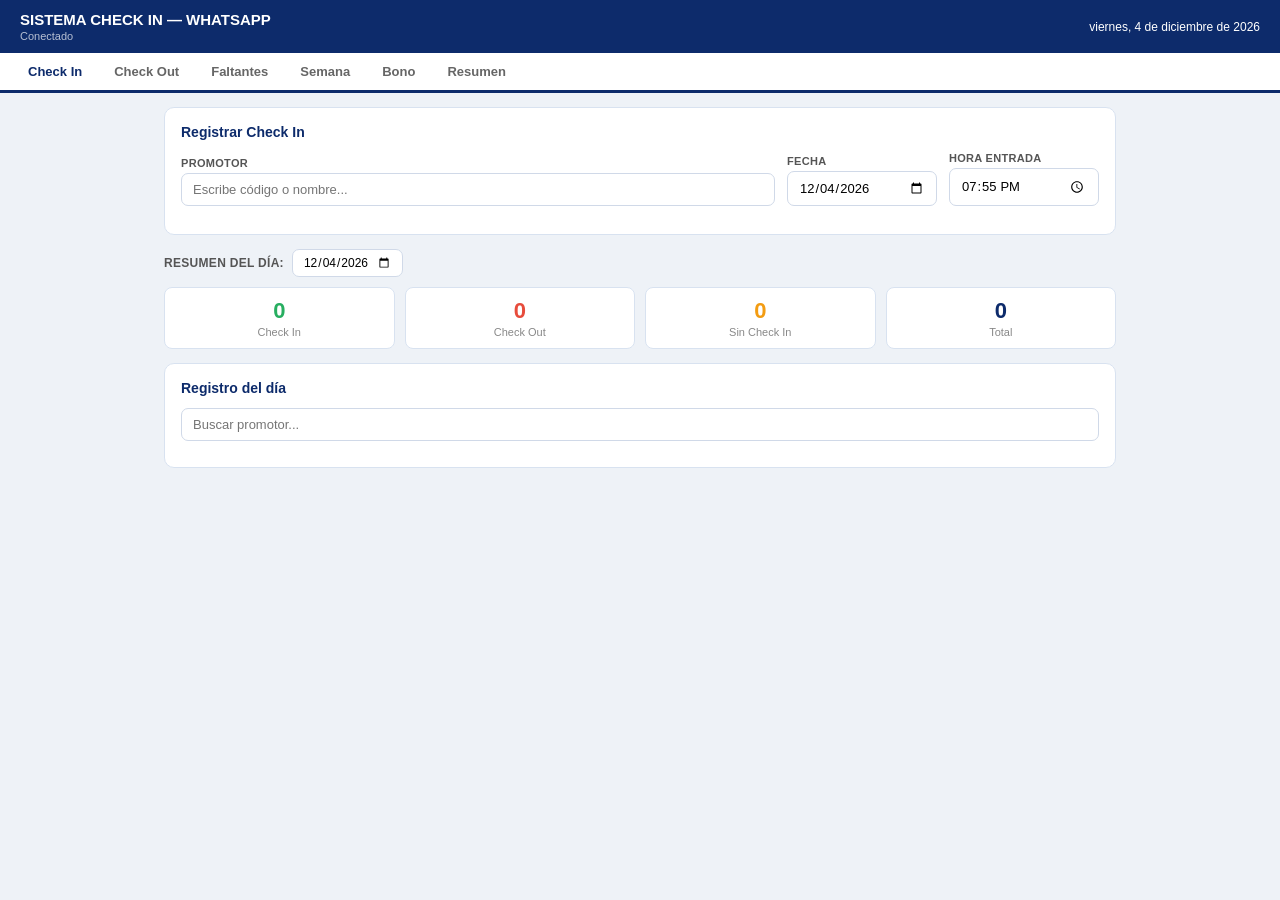
<file: public/checkin_page.html>
<!DOCTYPE html>
<html lang="es">
<head>
<meta charset="UTF-8">
<meta name="viewport" content="width=device-width, initial-scale=1.0">
<title>Sistema Check In</title>
<style>
*{box-sizing:border-box;margin:0;padding:0;font-family:Arial,sans-serif;}
body{background:#EEF2F7;color:#1A1A1A;}
.topbar{background:#0D2B6B;color:#fff;padding:11px 20px;display:flex;align-items:center;justify-content:space-between;}
.topbar h1{font-size:15px;font-weight:700;}
.sub{font-size:11px;opacity:.7;margin-top:2px;}
.tabs{display:flex;background:#fff;border-bottom:3px solid #0D2B6B;padding:0 12px;overflow-x:auto;}
.tab{padding:11px 16px;cursor:pointer;font-size:13px;font-weight:600;color:#666;border-bottom:3px solid transparent;margin-bottom:-3px;white-space:nowrap;}
.tab.active{color:#0D2B6B;border-bottom-color:#0D2B6B;}
.tab:hover{color:#0D2B6B;}
.panel{display:none;padding:14px;max-width:980px;margin:0 auto;}
.panel.active{display:block;}
.card{background:#fff;border:1px solid #D8E2F0;border-radius:10px;padding:16px;margin-bottom:14px;}
.card h2{font-size:14px;font-weight:700;color:#0D2B6B;margin-bottom:12px;}
.row3{display:grid;grid-template-columns:1fr 150px 150px;gap:12px;margin-bottom:12px;align-items:end;}
label{display:block;font-size:11px;color:#555;margin-bottom:4px;font-weight:700;text-transform:uppercase;letter-spacing:.3px;}
input[type=time],input[type=text],input[type=tel],input[type=date],select{width:100%;padding:8px 11px;border:1.5px solid #D0D9E8;border-radius:7px;font-size:13px;background:#fff;}
input:focus,select:focus{outline:none;border-color:#0D2B6B;}
.bw{position:relative;}
.bi{width:100%;padding:8px 11px;border:1.5px solid #D0D9E8;border-radius:7px;font-size:13px;}
.bi:focus{outline:none;border-color:#0D2B6B;}
.dd{position:absolute;top:100%;left:0;right:0;background:#fff;border:1.5px solid #0D2B6B;border-top:none;border-radius:0 0 8px 8px;max-height:200px;overflow-y:auto;z-index:999;display:none;box-shadow:0 6px 16px rgba(0,0,0,.12);}
.dd.show{display:block;}
.di{padding:9px 13px;cursor:pointer;font-size:13px;border-bottom:1px solid #F0F4F9;}
.di:hover{background:#E8EEF8;}
.di .cod{font-weight:700;color:#0D2B6B;margin-right:5px;}
.di .tel{font-size:11px;color:#aaa;float:right;}
.di.nor{color:#aaa;cursor:default;}
.sbadge{display:inline-flex;align-items:center;gap:7px;background:#E8EEF8;border:1.5px solid #A3BBDF;border-radius:99px;padding:4px 12px;font-size:13px;font-weight:700;color:#0D2B6B;margin-bottom:7px;}
.sbadge button{background:none;border:none;cursor:pointer;color:#0D2B6B;font-size:15px;}
.btn{width:100%;padding:10px;font-size:14px;font-weight:700;border:none;border-radius:8px;cursor:pointer;transition:opacity .15s;}
.btn:hover{opacity:.88;}
.btn-azul{background:#0D2B6B;color:#fff;}
.btn-wa{background:#25D366;color:#fff;}
.btn-wa:disabled,.btn-azul:disabled{background:#C5D0E0;cursor:not-allowed;opacity:1;}
.btn-naranja{background:#E67E22;color:#fff;}
.btn-gris{background:#EEF2F7;color:#444;border:1px solid #D0D9E8;}
.btn-sm{width:auto;padding:5px 12px;font-size:12px;}
.btn-edit{background:#FEF9E7;border:1px solid #F39C12;color:#7D6608;border-radius:6px;padding:3px 8px;font-size:11px;cursor:pointer;font-weight:700;}
.btn-del{background:#FADBD8;border:1px solid #E74C3C;color:#7B241C;border-radius:6px;padding:3px 8px;font-size:11px;cursor:pointer;font-weight:700;}
.preview{background:#E8F5E9;border:1.5px solid #81C784;border-radius:8px;padding:12px;font-size:13px;color:#1B5E20;white-space:pre-line;line-height:1.6;margin:10px 0;display:none;}
.stats{display:grid;grid-template-columns:repeat(4,1fr);gap:10px;margin-bottom:14px;}
.stat{background:#fff;border:1px solid #D8E2F0;border-radius:8px;padding:10px;text-align:center;}
.stat-n{font-size:22px;font-weight:700;}
.stat-l{font-size:11px;color:#888;margin-top:2px;}
.lista{max-height:300px;overflow-y:auto;}
.item{display:flex;align-items:center;gap:7px;padding:8px 6px;border-bottom:1px solid #F0F4F9;font-size:13px;}
.item:last-child{border-bottom:none;}
.dot{width:9px;height:9px;border-radius:50%;flex-shrink:0;}
.dot-g{background:#27AE60;}.dot-r{background:#E74C3C;}.dot-y{background:#F39C12;}.dot-gr{background:#BDC3C7;}
.nm{flex:1;overflow:hidden;text-overflow:ellipsis;white-space:nowrap;min-width:0;}
.pill{font-size:11px;padding:2px 7px;border-radius:99px;font-weight:600;white-space:nowrap;}
.pill-ci{background:#D5F5E3;color:#1A5C2A;}
.pill-co{background:#FADBD8;color:#7B241C;}
.pill-pend{background:#F0F4F9;color:#666;}
.pill-warn{background:#FEF9E7;color:#7D6608;}
.pill-ok{background:#D5F5E3;color:#1A5C2A;}
.pill-no{background:#FADBD8;color:#7B241C;}
.falt-grid{display:grid;grid-template-columns:1fr 1fr;gap:14px;margin-bottom:14px;}
.falt-box{background:#FEF9E7;border:1.5px solid #F39C12;border-radius:10px;padding:12px;}
.falt-box.ok{background:#D5F5E3;border-color:#27AE60;}
.falt-box h3{font-size:13px;font-weight:700;margin-bottom:3px;}
.falt-box .sub2{font-size:12px;margin-bottom:8px;}
.co-result{border-radius:10px;padding:14px;margin-top:12px;display:none;text-align:center;}
.co-ok{background:#D5F5E3;border:1.5px solid #27AE60;color:#1A5C2A;}
.co-no{background:#FADBD8;border:1.5px solid #E74C3C;color:#7B241C;}
.co-result .big{font-size:26px;font-weight:700;margin:5px 0;}
table{width:100%;border-collapse:collapse;font-size:12px;}
th{background:#0D2B6B;color:#fff;padding:8px 5px;text-align:center;}
th:first-child{text-align:left;padding-left:10px;}
td{padding:6px 5px;text-align:center;border-bottom:1px solid #F0F4F9;}
td:first-child{text-align:left;padding-left:10px;font-weight:600;max-width:130px;overflow:hidden;text-overflow:ellipsis;white-space:nowrap;}
tr:hover td{background:#F5F8FC;}
.tci{background:#D5F5E3;color:#1A5C2A;border-radius:4px;padding:2px 5px;}
.tco{background:#FADBD8;color:#7B241C;border-radius:4px;padding:2px 5px;}
.cell-hoy{background:#FEF9E7;color:#7D6608;border-radius:4px;padding:2px 5px;}
.cell-falta{background:#F0F4F9;color:#aaa;border-radius:4px;padding:2px 5px;font-size:10px;}
.bono-si{background:#D5F5E3;color:#1A5C2A;border-radius:4px;padding:2px 7px;font-weight:700;}
.bono-no{background:#FADBD8;color:#7B241C;border-radius:4px;padding:2px 7px;}
.bono-card{border-radius:10px;padding:12px;margin-bottom:8px;display:flex;align-items:center;gap:12px;}
.bono-card.si{background:#D5F5E3;border:1.5px solid #27AE60;}
.bono-card.no{background:#FADBD8;border:1.5px solid #E74C3C;}
.bono-rank{font-size:20px;font-weight:700;min-width:30px;text-align:center;}
.bono-info{flex:1;}
.bono-nombre{font-size:13px;font-weight:700;}
.bono-dias{font-size:11px;margin-top:2px;}
.bono-badge{font-size:12px;font-weight:700;padding:4px 12px;border-radius:99px;white-space:nowrap;}
.badge-si{background:#27AE60;color:#fff;}
.badge-no{background:#E74C3C;color:#fff;}
.bono-barra-wrap{background:#fff;border-radius:99px;height:6px;margin-top:5px;overflow:hidden;}
.bono-barra{height:6px;border-radius:99px;}
.bono-div{font-size:12px;font-weight:700;color:#0D2B6B;padding:8px 0 4px;border-bottom:1.5px solid #D0D9E8;margin-bottom:8px;}
.res-ciclo{background:#fff;border:1.5px solid #D8E2F0;border-radius:10px;padding:14px;margin-bottom:10px;cursor:pointer;transition:border-color .2s;}
.res-ciclo:hover{border-color:#0D2B6B;}
.res-ciclo.activo{border-color:#0D2B6B;box-shadow:0 0 0 3px rgba(13,43,107,.1);}
.res-ciclo-head{display:flex;justify-content:space-between;align-items:center;flex-wrap:wrap;gap:6px;}
.res-ciclo-tit{font-size:14px;font-weight:700;color:#0D2B6B;}
.res-ciclo-body{margin-top:10px;display:none;}
.res-ciclo.activo .res-ciclo-body{display:block;}
.res-mini{display:grid;grid-template-columns:repeat(3,1fr);gap:8px;margin-bottom:12px;}
.res-mini-card{border-radius:8px;padding:10px;text-align:center;}
.res-mini-n{font-size:20px;font-weight:700;}
.res-mini-l{font-size:11px;margin-top:2px;}
.sem-sel{display:flex;align-items:center;gap:10px;flex-wrap:wrap;}
.sem-sel select{width:auto;min-width:190px;}
.prow{display:flex;gap:6px;margin-bottom:6px;align-items:center;}
.prow input{flex:1;}
.prow button{background:none;border:1px solid #D0D9E8;border-radius:6px;padding:5px 8px;cursor:pointer;color:#888;font-size:12px;}
.conf{font-size:13px;font-weight:700;color:#27AE60;text-align:center;padding:5px 0;display:none;}
.badge-live{background:#E74C3C;color:#fff;font-size:10px;padding:2px 7px;border-radius:99px;margin-left:5px;}
.wa-btn{display:inline-block;padding:3px 9px;background:#25D366;color:#fff;border-radius:6px;text-decoration:none;font-size:11px;font-weight:700;white-space:nowrap;}
.search{width:100%;padding:7px 11px;border:1.5px solid #D0D9E8;border-radius:7px;font-size:13px;margin-bottom:10px;}
.fecha-sel{display:flex;align-items:center;gap:8px;margin-bottom:10px;}
.fecha-sel label{margin:0;font-size:12px;color:#555;}
.fecha-sel input{width:auto;padding:5px 10px;font-size:12px;}
.modal-bg{display:none;position:fixed;top:0;left:0;right:0;bottom:0;background:rgba(0,0,0,.45);z-index:1000;align-items:center;justify-content:center;}
.modal-bg.show{display:flex;}
.modal{background:#fff;border-radius:12px;padding:20px;width:320px;box-shadow:0 8px 32px rgba(0,0,0,.2);}
.modal h3{font-size:14px;font-weight:700;color:#0D2B6B;margin-bottom:14px;}
.mrow{margin-bottom:10px;}
.mbtns{display:flex;gap:8px;margin-top:14px;}
@media(max-width:600px){
  .row3,.stats,.falt-grid,.res-mini{grid-template-columns:1fr 1fr;}
  .row3{grid-template-columns:1fr;}
}
</style>
</head>
<body>
<div class="topbar">
  <div><h1>SISTEMA CHECK IN — WHATSAPP</h1><div class="sub" id="estado-top">Conectado</div></div>
  <div style="font-size:12px;text-align:right;" id="fecha-top"></div>
</div>
<div class="tabs">
  <div class="tab active" onclick="setTab('checkin',this)">Check In</div>
  <div class="tab"        onclick="setTab('checkout',this)">Check Out</div>
  <div class="tab"        onclick="setTab('faltantes',this)">Faltantes <span id="badge-falt" class="badge-live" style="display:none">0</span></div>
  <div class="tab"        onclick="setTab('semana',this)">Semana</div>
  <div class="tab"        onclick="setTab('bono',this)">Bono</div>
  <div class="tab"        onclick="setTab('resumen',this)">Resumen</div>
  <div class="tab"        onclick="setTab('promotores',this)" style="display:none;">Promotores</div>
</div>

<div id="tab-checkin" class="panel active">
  <div class="card">
    <h2>Registrar Check In</h2>
    <div class="row3">
      <div>
        <label>Promotor</label>
        <div id="badge-ci" style="display:none;"><div class="sbadge"><span id="nom-ci"></span><button onclick="limpiarCI()">✕</button></div></div>
        <div class="bw" id="wrap-ci">
          <input type="text" class="bi" id="busca-ci" placeholder="Escribe código o nombre..." oninput="filtrarP('ci')" onfocus="mostrarD('ci')" autocomplete="off"/>
          <div class="dd" id="drop-ci"></div>
        </div>
      </div>
      <div><label>Fecha</label><input type="date" id="fecha-ci" onchange="onFCI()"/></div>
      <div><label>Hora entrada</label><input type="time" id="hora-ci" onchange="actuPreviewCI()"/></div>
    </div>
    <div class="preview" id="prev-ci"></div>
    <button class="btn btn-wa" id="btn-ci" style="display:none;margin-top:10px;" onclick="marcarCI()">Registrar Check In</button>
    <div class="conf" id="conf-ci"></div>
  </div>
  <div class="fecha-sel">
    <label>Resumen del día:</label>
    <input type="date" id="fs-ci" onchange="actStats();renderHoy()"/>
  </div>
  <div class="stats">
    <div class="stat"><div class="stat-n" id="s-ci" style="color:#27AE60">0</div><div class="stat-l">Check In</div></div>
    <div class="stat"><div class="stat-n" id="s-co" style="color:#E74C3C">0</div><div class="stat-l">Check Out</div></div>
    <div class="stat"><div class="stat-n" id="s-pend" style="color:#F39C12">0</div><div class="stat-l">Sin Check In</div></div>
    <div class="stat"><div class="stat-n" id="s-tot" style="color:#0D2B6B">0</div><div class="stat-l">Total</div></div>
  </div>
  <div class="card">
    <h2>Registro del día <span id="lbl-f-reg" style="font-weight:400;font-size:12px;color:#888;"></span></h2>
    <input type="text" class="search" placeholder="Buscar promotor..." oninput="filtrarHoy(this.value)">
    <div class="lista" id="lista-hoy"></div>
  </div>
</div>

<div id="tab-checkout" class="panel">
  <div class="card">
    <h2>Registrar Check Out</h2>
    <p style="font-size:12px;color:#888;margin-bottom:12px;">Solo registra la salida y verifica si cumplió 6 horas. No se manda mensaje.</p>
    <div class="row3">
      <div>
        <label>Promotor (con Check In)</label>
        <div id="badge-co" style="display:none;"><div class="sbadge"><span id="nom-co"></span><button onclick="limpiarCO()">✕</button></div></div>
        <div class="bw" id="wrap-co">
          <input type="text" class="bi" id="busca-co" placeholder="Escribe código o nombre..." oninput="filtrarP('co')" onfocus="mostrarD('co')" autocomplete="off"/>
          <div class="dd" id="drop-co"></div>
        </div>
      </div>
      <div><label>Fecha</label><input type="date" id="fecha-co" onchange="onFCO()"/></div>
      <div><label>Hora salida</label><input type="time" id="hora-co"/></div>
    </div>
    <button class="btn btn-azul" id="btn-co" onclick="regCO()" disabled>Registrar Check Out</button>
    <div class="co-result" id="co-result"></div>
    <div class="conf" id="conf-co"></div>
  </div>
  <div class="fecha-sel">
    <label>Resumen del día:</label>
    <input type="date" id="fs-co" onchange="actStatsCO();renderFaltCO()"/>
  </div>
  <div class="stats">
    <div class="stat"><div class="stat-n" id="co-ci" style="color:#27AE60">0</div><div class="stat-l">Con Check In</div></div>
    <div class="stat"><div class="stat-n" id="co-co" style="color:#E74C3C">0</div><div class="stat-l">Con Check Out</div></div>
    <div class="stat"><div class="stat-n" id="co-pco" style="color:#F39C12">0</div><div class="stat-l">Sin Check Out</div></div>
    <div class="stat"><div class="stat-n" id="co-cum" style="color:#27AE60">0</div><div class="stat-l">Cumplieron 6h</div></div>
  </div>
  <div class="falt-grid">
    <div class="falt-box" id="fci-box"><h3 id="fci-tit">Sin Check In</h3><div class="sub2" id="fci-sub"></div><div class="lista" id="fci-lista" style="max-height:180px;"></div></div>
    <div class="falt-box" id="fco-box"><h3 id="fco-tit">Sin Check Out</h3><div class="sub2" id="fco-sub"></div><div class="lista" id="fco-lista" style="max-height:180px;"></div></div>
  </div>
  <div class="card"><h2>Check Out registrados</h2><div class="lista" id="lista-co"></div></div>
</div>

<div id="tab-faltantes" class="panel">
  <div class="fecha-sel"><label>Ver día:</label><input type="date" id="fecha-falt" onchange="renderFalt()"/></div>
  <div class="falt-grid">
    <div class="falt-box" id="fb-ci">
      <h3 id="ft-ci" style="color:#7D6608;">Sin Check In</h3>
      <div class="sub2" id="fs-ci2"></div>
      <button class="btn btn-naranja" id="btn-todos" onclick="abrirTodosWA()" style="margin-bottom:8px;font-size:12px;padding:7px;">Recordatorio a TODOS por WhatsApp</button>
      <div class="lista" id="fl-ci" style="max-height:260px;"></div>
    </div>
    <div class="falt-box" id="fb-co">
      <h3 id="ft-co" style="color:#7D6608;">Sin Check Out</h3>
      <div class="sub2" id="fs-co2"></div>
      <div class="lista" id="fl-co" style="max-height:300px;"></div>
    </div>
  </div>
</div>

<div id="tab-semana" class="panel">
  <div class="card">
    <div style="display:flex;justify-content:space-between;align-items:center;margin-bottom:12px;flex-wrap:wrap;gap:8px;">
      <h2 style="margin:0;">Acumulado semanal</h2>
      <div style="display:flex;gap:8px;align-items:center;flex-wrap:wrap;">
        <div class="sem-sel"><label style="margin:0;">Ciclo:</label><select id="sel-sem" onchange="cargarSem()"></select></div>
        <button class="btn btn-azul btn-sm" onclick="cerrarSemana()">Cerrar y congelar semana</button>
      </div>
    </div>
    <div id="sem-rango" style="font-size:12px;color:#888;margin-bottom:12px;"></div>
    <div style="overflow-x:auto;"><table id="tbl-sem"></table></div>
  </div>
</div>

<div id="tab-bono" class="panel">
  <div class="card">
    <div style="display:flex;justify-content:space-between;align-items:center;margin-bottom:12px;flex-wrap:wrap;gap:8px;">
      <h2 style="margin:0;">Ranking de bono</h2>
      <div class="sem-sel"><label style="margin:0;">Ciclo:</label><select id="sel-bono" onchange="cargarBono()"></select></div>
    </div>
    <div id="bono-rango" style="font-size:12px;color:#888;margin-bottom:12px;"></div>
    <div id="bono-res" style="display:grid;grid-template-columns:1fr 1fr;gap:10px;margin-bottom:14px;"></div>
    <div id="bono-lista"></div>
  </div>
</div>

<div id="tab-resumen" class="panel">
  <div class="card">
    <h2>Historial de ciclos</h2>
    <p style="font-size:12px;color:#888;margin-bottom:14px;">Haz clic en un ciclo para ver el detalle completo.</p>
    <div id="resumen-lista"></div>
  </div>
</div>

<div id="tab-promotores" class="panel">
  <div class="card">
    <h2>Lista de promotores</h2>
    <p style="font-size:12px;color:#888;margin-bottom:12px;">Teléfono: 10 dígitos sin espacios (ej: 4491234567)</p>
    <div id="prom-lista"></div>
    <div style="display:flex;gap:8px;margin-top:10px;flex-wrap:wrap;">
      <input type="text" id="new-nom" placeholder="Nombre del promotor" style="flex:2;min-width:150px;">
      <input type="tel"  id="new-tel" placeholder="4491234567" style="flex:1;min-width:130px;">
      <button class="btn btn-azul" style="width:auto;padding:8px 16px;" onclick="addProm()">Agregar</button>
    </div>
    <button class="btn btn-wa" style="margin-top:10px;" onclick="guardarProms()">Guardar cambios</button>
    <div class="conf" id="conf-prom"></div>
  </div>
</div>

<div class="modal-bg" id="modal-bg">
  <div class="modal">
    <h3>Editar registro</h3>
    <input type="hidden" id="ei"/><input type="hidden" id="efo"/>
    <div class="mrow"><label>Fecha</label><input type="date" id="ef"/></div>
    <div class="mrow"><label>Hora entrada</label><input type="time" id="ee"/></div>
    <div class="mrow"><label>Hora salida (si tiene Check Out)</label><input type="time" id="es"/></div>
    <div class="mbtns">
      <button class="btn btn-azul" onclick="guardarEdit()">Guardar</button>
      <button class="btn btn-gris" onclick="cerrarModal()">Cancelar</button>
    </div>
  </div>
</div>

<script>
const API_CHECK = "https://ato-appservidor-nvxt.onrender.com/checkin";
const TOKEN_CHECK = localStorage.getItem("token") || "";
const HDRS_CHECK = { "Content-Type": "application/json", "Authorization": "Bearer " + TOKEN_CHECK };
const DS=['Dom','Lun','Mar','Mié','Jue','Vie','Sáb'];
let P=[],R={},idxCI=null,idxCO=null,pIdx=null,pHora=null,pFecha=null,fHoyQ='',waUrl='';

const H=()=>new Date().toISOString().slice(0,10);
const sumar=(h,m)=>{const[hh,mm]=h.split(':').map(Number);const d=new Date(2000,0,1,hh,mm+m);return d.toTimeString().slice(0,5);};
const dMin=(h1,h2)=>{const[a,b]=h1.split(':').map(Number);const[c,d]=h2.split(':').map(Number);return(c*60+d)-(a*60+b);};
const fF=(iso)=>new Date(iso+'T12:00:00').toLocaleDateString('es-MX',{weekday:'short',day:'numeric',month:'short'});
const semsD=(reg)=>{
  const s=new Set();
  Object.keys(reg).forEach(f=>{const d=new Date(f+'T12:00:00');const dom=new Date(d);dom.setDate(d.getDate()-d.getDay());s.add(dom.toISOString().slice(0,10));});
  const d=new Date(),dom=new Date(d);dom.setDate(d.getDate()-d.getDay());s.add(dom.toISOString().slice(0,10));
  return[...s].sort().reverse();
};
const dSem=(iso)=>{const dom=new Date(iso+'T12:00:00');return Array.from({length:7},(_,i)=>{const x=new Date(dom);x.setDate(dom.getDate()+i);return x.toISOString().slice(0,10);});};


const HOY=H();
['fecha-ci','fecha-co','fs-ci','fs-co','fecha-falt'].forEach(id=>{
  const el=document.getElementById(id); el.value=HOY; el.max=HOY;
});
document.getElementById('hora-ci').value=new Date().toTimeString().slice(0,5);
document.getElementById('hora-co').value=new Date().toTimeString().slice(0,5);
document.getElementById('fecha-top').textContent=new Date().toLocaleDateString('es-MX',{weekday:'long',day:'numeric',month:'long',year:'numeric'});

function setTab(t,el){
  document.querySelectorAll('.tab').forEach(x=>x.classList.remove('active'));
  document.querySelectorAll('.panel').forEach(x=>x.classList.remove('active'));
  el.classList.add('active');
  document.getElementById('tab-'+t).classList.add('active');
  if(t==='semana'){llenarSel('sel-sem');cargarSem();}
  if(t==='bono'){llenarSel('sel-bono');cargarBono();}
  if(t==='resumen')renderResumen();
  if(t==='checkout'){renderListaCO();renderFaltCO();}
  if(t==='faltantes')renderFalt();
}
function llenarSel(id){
  const sel=document.getElementById(id);
  const sems=semsD(R);
  sel.innerHTML='';
  sems.forEach((s,i)=>{const dias=dSem(s);sel.innerHTML+=`<option value="${s}">${fF(dias[0])} — ${fF(dias[6])}${i===0?' (actual)':''}</option>`;});
}

function filtrarP(modo){
  const q=document.getElementById('busca-'+modo).value.toLowerCase().trim();
  const drop=document.getElementById('drop-'+modo);
  const fCO=document.getElementById('fecha-co').value||HOY;
  const fCI=document.getElementById('fecha-ci').value||HOY;
  const rF=R[fCO]||{};
  const rCI=R[fCI]||{};
  const lista=modo==='co'?P.filter(p=>rF[p.nombre]&&!rF[p.nombre].salida):P.filter(p=>!rCI[p.nombre]);
  const fil=q?lista.filter(p=>p.nombre.toLowerCase().includes(q)):lista;
  drop.innerHTML=fil.length?fil.map(p=>{const i=P.indexOf(p);const pts=p.nombre.split('-');
    return`<div class="di" onclick="selP('${modo}',${i})"><span class="cod">${pts[0]}</span>${pts.slice(1).join('-')}<span class="tel">${p.tel||'Sin tel'}</span></div>`;}).join('')
    :'<div class="di nor">Sin resultados</div>';
  drop.classList.add('show');
}
function mostrarD(modo){filtrarP(modo);}
document.addEventListener('click',e=>{if(!e.target.closest('.bw'))document.querySelectorAll('.dd').forEach(d=>d.classList.remove('show'));});
function selP(modo,idx){
  const p=P[idx];
  if(modo==='ci'){
    waUrl='';pIdx=null;pHora=null;pFecha=null;
    const btnCI=document.getElementById('btn-ci');
    if(btnCI){btnCI.style.display='none';btnCI.disabled=true;}
    document.getElementById('prev-ci').style.display='none';
    idxCI=idx;
    document.getElementById('nom-ci').textContent=p.nombre;
    document.getElementById('badge-ci').style.display='block';
    document.getElementById('wrap-ci').style.display='none';
    actuPreviewCI();
  }else{
    idxCO=idx;
    document.getElementById('nom-co').textContent=p.nombre;
    document.getElementById('badge-co').style.display='block';
    document.getElementById('wrap-co').style.display='none';
    document.getElementById('btn-co').disabled=false;
  }
  document.getElementById('drop-'+modo).classList.remove('show');
}
function limpiarCI(){
  idxCI=null;waUrl='';
  const bc=document.getElementById('badge-ci');if(bc)bc.style.display='none';
  const wc=document.getElementById('wrap-ci');if(wc)wc.style.display='block';
  const bci=document.getElementById('busca-ci');if(bci)bci.value='';
  const pc=document.getElementById('prev-ci');if(pc)pc.style.display='none';
  const btnci=document.getElementById('btn-ci');if(btnci){btnci.style.display='none';btnci.disabled=true;}
}
function limpiarCO(){
  idxCO=null;
  document.getElementById('badge-co').style.display='none';
  document.getElementById('wrap-co').style.display='block';
  document.getElementById('busca-co').value='';
  document.getElementById('btn-co').disabled=true;
  document.getElementById('co-result').style.display='none';
}

function onFCI(){
  actuPreviewCI();
  document.getElementById('fs-ci').value=document.getElementById('fecha-ci').value;
  actStats();
  renderHoy();
}

function actuPreviewCI(){
  if(idxCI===null)return;
  const hora=document.getElementById('hora-ci').value;
  const fecha=document.getElementById('fecha-ci').value;
  if(!hora||!fecha)return;
  const p=P[idxCI];
  const sal=sumar(hora,363);
  const msg=`Hola ${p.nombre},\n\nTu Check In quedó registrado a las ${hora}.\n\nTu hora de Check Out es a partir de las: *${sal} hrs*\n\nRecuerda que tu jornada debe checarse en el sistema de 6 horas con 5 minutos mínimo durante 6 días para que cuente en tu bono semanal.\n\n¡Mucho éxito!`;
  document.getElementById('prev-ci').style.display='block';
  document.getElementById('prev-ci').textContent=msg;
  const tel=p.tel?'52'+p.tel.replace(/\D/g,'').replace(/^52/,''):'';
  const url=tel
    ?`whatsapp://send?phone=${tel}&text=${encodeURIComponent(msg)}`
    :`whatsapp://send?text=${encodeURIComponent(msg)}`;
  waUrl=url;
  const btnCI=document.getElementById('btn-ci');
  if(btnCI){
    btnCI.style.display='block';
    btnCI.disabled=false;
    btnCI.textContent=fecha===HOY?'Registrar Check In':'Guardar Check In';
  }
  pIdx=idxCI;
  pHora=hora;
  pFecha=fecha;
}

async function marcarCI(){
  if(pIdx===null)return;
  const btnCI=document.getElementById('btn-ci');
  if(btnCI){btnCI.disabled=true;btnCI.textContent='Registrando...';}
  const nombreP=P[pIdx].nombre;
  const salidaP=sumar(pHora,363);
  const fechaP=pFecha;
  const urlWA=waUrl;
  waUrl='';
  await fetch(API_CHECK+'/checkin',{method:'POST',headers:HDRS_CHECK,body:JSON.stringify({idx:P[pIdx].nombre,hora:pHora,fecha:pFecha})});
  limpiarCI();
  pIdx=null;pHora=null;pFecha=null;
  await cargarTodo();
  const conf=document.getElementById('conf-ci');
  conf.style.display='block';
  if(urlWA && fechaP===HOY){
    location.href=urlWA;
    conf.innerHTML=`<span style="color:#27AE60;">✅ ${nombreP} registrado · Salida: ${salidaP} — Mensaje enviado</span>`;
  }else{
    conf.innerHTML=`<span style="color:#27AE60;">✅ ${nombreP} registrado — ${fechaP}</span>`;
  }
  setTimeout(()=>{conf.style.display='none';conf.innerHTML='';},8000);
}

function onFCO(){
  limpiarCO();
  document.getElementById('fs-co').value=document.getElementById('fecha-co').value;
  actStatsCO();
  renderFaltCO();
}

async function regCO(){
  if(idxCO===null)return;
  const hSal=document.getElementById('hora-co').value;
  const fCO=document.getElementById('fecha-co').value;
  if(!hSal||!fCO)return;
  const p=P[idxCO];
  const rF=(R[fCO]||{})[P[idxCO].nombre];
  if(!rF){alert('Sin Check In en esa fecha');return;}
  const mins=dMin(rF.entrada,hSal);
  const cumple=mins>=360;
  const hh=Math.floor(Math.max(0,mins)/60);
  const mm=Math.abs(mins%60);
  const tStr=`${hh}h ${mm}min`;
  await fetch(API_CHECK+'/checkout',{method:'POST',headers:HDRS_CHECK,body:JSON.stringify({idx:P[idxCO].nombre,fecha:fCO,salida:hSal,horas:(mins/60).toFixed(2),cumple})});
  const div=document.getElementById('co-result');
  div.className=`co-result ${cumple?'co-ok':'co-no'}`;
  div.innerHTML=cumple
    ?`<div>✅ CUMPLIÓ LAS 6 HORAS</div><div class="big">${tStr}</div><div>${rF.entrada} → ${hSal}</div>`
    :`<div>❌ NO CUMPLIÓ</div><div class="big">${tStr}</div><div>${rF.entrada} → ${hSal} — Faltaron ${Math.max(0,360-mins)} min</div>`;
  div.style.display='block';
  mostrarConf('conf-co',`Check Out: ${p.nombre} — ${tStr}`);
  limpiarCO();
  await cargarTodo();
  renderListaCO();
  renderFaltCO();
}

function renderListaCO(){
  const f=document.getElementById('fecha-co').value||HOY;
  const reg=R[f]||{};
  let html='';
  P.forEach((p,i)=>{
    const r=reg[i];if(!r||!r.salida)return;
    html+=`<div class="item"><div class="dot ${r.cumple?'dot-g':'dot-r'}"></div><span class="nm">${p.nombre}</span>
      <span class="pill pill-ci">${r.entrada}</span>
      <span class="pill pill-co">${r.salida}</span>
      <span class="pill ${r.cumple?'pill-ok':'pill-no'}">${r.horas}h</span></div>`;
  });
  document.getElementById('lista-co').innerHTML=html||'<div style="padding:1rem;text-align:center;color:#aaa;font-size:13px;">Sin Check Out registrados</div>';
}

function actStats(){
  const fEl=document.getElementById('fs-ci');
  const f=fEl?fEl.value||HOY:HOY;
  const reg=R[f]||{};
  const ci=Object.keys(reg).length;
  const co=Object.values(reg).filter(r=>r&&r.salida).length;
  const tot=P.length;
  const pend=Math.max(0,tot-ci);
  const el_ci=document.getElementById('s-ci');
  const el_co=document.getElementById('s-co');
  const el_pend=document.getElementById('s-pend');
  const el_tot=document.getElementById('s-tot');
  if(el_ci)el_ci.textContent=ci;
  if(el_co)el_co.textContent=co;
  if(el_pend)el_pend.textContent=pend;
  if(el_tot)el_tot.textContent=tot;
  const lbl=document.getElementById('lbl-f-reg');
  if(lbl)lbl.textContent=fF(f);
  const badge=document.getElementById('badge-falt');
  if(badge){badge.textContent=pend;badge.style.display=pend>0?'inline':'none';}
}

function actStatsCO(){
  const fEl=document.getElementById('fs-co');
  const f=fEl?fEl.value||HOY:HOY;
  const reg=R[f]||{};
  const ci=Object.keys(reg).length;
  const co=Object.values(reg).filter(r=>r&&r.salida).length;
  const cum=Object.values(reg).filter(r=>r&&r.cumple===true).length;
  document.getElementById('co-ci').textContent=ci;
  document.getElementById('co-co').textContent=co;
  document.getElementById('co-pco').textContent=Math.max(0,ci-co);
  document.getElementById('co-cum').textContent=cum;
}

function filtrarHoy(q){fHoyQ=q.toLowerCase();renderHoy();}
function renderHoy(){
  const f=document.getElementById('fs-ci').value||HOY;
  const reg=R[f]||{};
  let html='';
  P.forEach((p,i)=>{
    if(fHoyQ&&!p.nombre.toLowerCase().includes(fHoyQ))return;
    const r=reg[p.nombre];
    if(r){
      const coI=r.salida?`<span class="pill pill-co">${r.salida}(${r.horas}h)</span>`:`<span class="pill pill-warn">Sin CO</span>`;
      html+=`<div class="item"><div class="dot dot-g"></div><span class="nm">${p.nombre}</span>
        <span class="pill pill-ci">${r.entrada}</span>${coI}
        <button class="btn-edit" onclick="abrirModal('${p.nombre}','${f}')">Editar</button>
        <button class="btn-del" onclick="borrarCI('${p.nombre}','${f}')">Borrar</button></div>`;
    }else{
      html+=`<div class="item"><div class="dot dot-gr"></div><span class="nm" style="color:#aaa">${p.nombre}</span><span class="pill pill-pend">Sin Check In</span></div>`;
    }
  });
  document.getElementById('lista-hoy').innerHTML=html||'<div style="padding:1rem;text-align:center;color:#aaa;font-size:13px;">Sin resultados</div>';
}

async function borrarCI(idx,fecha){
  if(!confirm('¿Borrar el Check In?'))return;
  await fetch(API_CHECK+'/checkin/'+idx+'?fecha='+fecha,{method:'DELETE',headers:{Authorization:'Bearer '+TOKEN_CHECK}});
  await cargarTodo();
}

function abrirModal(idx,fecha){
  const r=(R[fecha]||{})[idx];if(!r)return;
  document.getElementById('ei').value=idx;
  document.getElementById('efo').value=fecha;
  document.getElementById('ef').value=fecha;
  document.getElementById('ef').max=HOY;
  document.getElementById('ee').value=r.entrada||'';
  document.getElementById('es').value=r.salida||'';
  document.getElementById('modal-bg').classList.add('show');
}
function cerrarModal(){document.getElementById('modal-bg').classList.remove('show');}
async function guardarEdit(){
  await fetch(API_CHECK+'/editar',{method:'POST',headers:HDRS_CHECK,body:JSON.stringify({idx:document.getElementById('ei').value,fecha_orig:document.getElementById('efo').value,fecha_nueva:document.getElementById('ef').value,entrada:document.getElementById('ee').value,salida:document.getElementById('es').value})});
  cerrarModal();
  mostrarConf('conf-ci','Registro actualizado');
  await cargarTodo();
}

const msgR=(nombre)=>`Hola ${nombre},\n\nTe recordamos que aún no hemos recibido tu Check In de hoy ${new Date().toLocaleDateString('es-MX',{weekday:'long',day:'numeric',month:'long'})}.\n\nPor favor regístralo a la brevedad. Recuerda que tu jornada debe checarse en el sistema de 6 horas con 5 minutos mínimo durante 6 días para que cuente en tu bono semanal.\n\n¡Gracias!`;

function renderFalt(){
  const f=document.getElementById('fecha-falt').value||HOY;
  const reg=R[f]||{};
  const fCI=P.filter(p=>!reg[p.nombre]);
  const fCO=P.filter(p=>reg[p.nombre]&&!reg[p.nombre].salida);
  document.getElementById('ft-ci').textContent=`Sin Check In — ${fF(f)} (${fCI.length})`;
  document.getElementById('fs-ci2').textContent=`${fCI.length} promotor${fCI.length!==1?'es':''}`;
  document.getElementById('fb-ci').className=fCI.length?'falt-box':'falt-box ok';
  document.getElementById('ft-ci').style.color=fCI.length?'#7D6608':'#1A5C2A';
  document.getElementById('btn-todos').style.display=fCI.length?'block':'none';
  document.getElementById('fl-ci').innerHTML=fCI.length?fCI.map(p=>{
    const tel=p.tel?'52'+p.tel.replace(/\D/g,'').replace(/^52/,''):'';
    const url=tel?`whatsapp://send?phone=${tel}&text=${encodeURIComponent(msgR(p.nombre))}`:`whatsapp://send?text=${encodeURIComponent(msgR(p.nombre))}`;
    return`<div class="item" style="background:#fff;border-radius:7px;margin-bottom:3px;padding:7px 9px;"><div class="dot dot-y"></div><span class="nm">${p.nombre}</span><span style="font-size:10px;color:#aaa;margin-right:6px;">${p.tel||''}</span><a href="${url}" target="_blank" class="wa-btn">WA</a></div>`;
  }).join(''):'<div style="padding:8px;text-align:center;color:#aaa;font-size:12px;">Todos tienen Check In ✅</div>';
  document.getElementById('ft-co').textContent=`Sin Check Out — ${fF(f)} (${fCO.length})`;
  document.getElementById('fs-co2').textContent=`${fCO.length} con Check In pero sin salida`;
  document.getElementById('fb-co').className=fCO.length?'falt-box':'falt-box ok';
  document.getElementById('ft-co').style.color=fCO.length?'#7D6608':'#1A5C2A';
  document.getElementById('fl-co').innerHTML=fCO.length?fCO.map(p=>`<div class="item" style="background:#fff;border-radius:7px;margin-bottom:3px;padding:7px 9px;"><div class="dot dot-y"></div><span class="nm">${p.nombre}</span><span class="pill pill-ci" style="font-size:10px;">${(reg[p.nombre]||{}).entrada||''}</span></div>`).join(''):'<div style="padding:8px;text-align:center;color:#aaa;font-size:12px;">Todos tienen Check Out ✅</div>';
  document.getElementById('badge-falt').textContent=fCI.length;
  document.getElementById('badge-falt').style.display=fCI.length>0?'inline':'none';
}

function renderFaltCO(){
  const f=document.getElementById('fs-co').value||HOY;
  const reg=R[f]||{};
  const fCI=P.filter(p=>!reg[p.nombre]);
  const fCO=P.filter(p=>reg[p.nombre]&&!reg[p.nombre].salida);
  document.getElementById('fci-tit').textContent=`Sin Check In (${fCI.length})`;
  document.getElementById('fci-sub').textContent=`${fCI.length} sin registrar`;
  document.getElementById('fci-box').className=fCI.length?'falt-box':'falt-box ok';
  document.getElementById('fci-lista').innerHTML=fCI.map(p=>`<div class="item"><div class="dot dot-y"></div><span class="nm">${p.nombre}</span></div>`).join('')||'<div style="padding:6px;text-align:center;color:#aaa;font-size:12px;">Todos ✅</div>';
  document.getElementById('fco-tit').textContent=`Sin Check Out (${fCO.length})`;
  document.getElementById('fco-sub').textContent=`${fCO.length} con entrada sin salida`;
  document.getElementById('fco-box').className=fCO.length?'falt-box':'falt-box ok';
  document.getElementById('fco-lista').innerHTML=fCO.map(p=>`<div class="item"><div class="dot dot-y"></div><span class="nm">${p.nombre}</span><span class="pill pill-ci" style="font-size:10px;">${(reg[p.nombre]||{}).entrada||''}</span></div>`).join('')||'<div style="padding:6px;text-align:center;color:#aaa;font-size:12px;">Todos ✅</div>';
}

function abrirTodosWA(){
  const f=document.getElementById('fecha-falt').value||HOY;
  const reg=R[f]||{};
  const faltantes=P.filter(p=>!reg[p.nombre]);
  if(!faltantes.length){alert('Todos ya tienen Check In hoy.');return;}
  let n=0;
  function siguiente(){
    if(n>=faltantes.length)return;
    const p=faltantes[n];
    const tel=p.tel?'52'+p.tel.replace(/\D/g,'').replace(/^52/,''):'';
    const url=tel?`whatsapp://send?phone=${tel}&text=${encodeURIComponent(msgR(p.nombre))}`:`whatsapp://send?text=${encodeURIComponent(msgR(p.nombre))}`;
    window.open(url,'wa_recordatorio');
    n++;
    if(n<faltantes.length){
      if(confirm(`Mensaje enviado a ${p.nombre}. ¿Continuar con el siguiente (${n+1}/${faltantes.length})?`)){siguiente();}
    }else{alert('Recordatorios enviados a todos.');}
  }
  siguiente();
}

async function cerrarSemana(){
  const sel=document.getElementById('sel-sem');
  if(!sel.value){alert('Selecciona un ciclo primero');return;}
  const dias=dSem(sel.value);
  const inicio=dias[0], fin=dias[6];
  if(!confirm('¿Cerrar y congelar la semana '+fF(inicio)+' al '+fF(fin)+'?\n\nEsto guarda el resultado de bono/multa de cada promotor. Hazlo solo cuando ya capturaste TODA la semana.')) return;
  try{
    const res=await fetch(API_CHECK+'/cerrar-semana',{method:'POST',headers:HDRS_CHECK,body:JSON.stringify({inicio,fin})});
    const data=await res.json();
    if(data.ok){
      alert('Semana congelada. '+data.cerrados+' promotores procesados.');
    }else{
      alert('No se pudo cerrar la semana.');
    }
  }catch(e){
    alert('Error al cerrar la semana.');
  }
}

function cargarSem(){
  const sel=document.getElementById('sel-sem');if(!sel.value)return;
  const dias=dSem(sel.value);
  const h=H();
  document.getElementById('sem-rango').textContent=`${fF(dias[0])} al ${fF(dias[6])}  ·  Verde=Check In  Rojo=Check Out  6 días = $100 bono`;
  let html=`<thead><tr><th style="text-align:left;">Promotor</th>`;
  dias.forEach((_,i)=>html+=`<th>${DS[i]}<br><small style="font-weight:400">${dias[i].slice(5)}</small></th>`);
  html+=`<th>Días</th><th>Bono</th></tr></thead><tbody>`;
  ordenTienda(P).forEach((p,pi)=>{
    let ok=0;
    const celdas=dias.map(f=>{
      const r=(R[f]||{})[p.nombre];
      if(r&&r.cumple===true){ok++;
        const co=r.salida?` <span style="font-size:9px;color:#E74C3C;">▶${r.salida}</span>`:'';
const hOk=r.cumple===true;
const hLabel=r.horas?` <span style="font-size:9px;font-weight:700;color:${hOk?'#27AE60':'#E74C3C'};">(${r.horas}h${hOk?'✅':'❌'})</span>`:'';
return`<td><span class="tci">${r.entrada}</span>${co}${hLabel}</td>`;
      }
      if(f<h){
  if(r){
    const hOk=r.cumple===true;
    const hLabel=r.horas?`<br><span style="font-size:9px;font-weight:700;color:${hOk?'#27AE60':'#E74C3C'};">(${r.horas}h${hOk?'✅':'❌'})</span>`:'';
    return`<td><span class="cell-falta">Falta</span>${hLabel}</td>`;
  }
  return`<td><span class="cell-falta">Falta</span><br><span style="font-size:9px;color:#aaa;">No asistió</span></td>`;
}
      if(f===h)return`<td><span class="cell-hoy">Hoy</span></td>`;
      return`<td style="color:#ddd;">—</td>`;
    }).join('');
    const bono=ok>=6?`<td><span class="bono-si">✅ $100</span></td>`:`<td><span class="bono-no">${ok}/6</span></td>`;
    const tda=(TIENDA_DE[claveP(p.nombre)]||{}).tienda;
    const tdaHtml=tda?`<br><span style="font-size:9px;font-weight:400;color:#888;">${tda}</span>`:'';
    html+=`<tr><td title="${p.nombre}">${p.nombre}${tdaHtml}</td>${celdas}<td style="font-weight:700;text-align:center;">${ok}</td>${bono}</tr>`;
  });
  html+='</tbody>';
  document.getElementById('tbl-sem').innerHTML=html;
}

function calcDatos(semVal){
  const dias=dSem(semVal);
  return P.map((p,pi)=>{
    let ok=0;
    dias.forEach(f=>{
      const r=(R[f]||{})[p.nombre];
      if(r&&r.salida&&r.cumple===true)ok++;
    });
    return{nombre:p.nombre,dias:ok,gana:ok>=6};
  }).sort((a,b)=>b.dias-a.dias);
}

function renderBonoLista(datos,contId,listaId){
  const ganan=datos.filter(d=>d.gana);
  const noGanan=datos.filter(d=>!d.gana);
  if(contId)document.getElementById(contId).innerHTML=`
    <div class="stat" style="border-color:#27AE60;"><div class="stat-n" style="color:#27AE60;">${ganan.length}</div><div class="stat-l">Ganan $100</div></div>
    <div class="stat" style="border-color:#E74C3C;"><div class="stat-n" style="color:#E74C3C;">${noGanan.length}</div><div class="stat-l">No ganan</div></div>`;
  let html='';
  if(ganan.length){
    html+=`<div class="bono-div">✅ SI GANARON — ${ganan.length} promotor${ganan.length!==1?'es':''}</div>`;
    ganan.forEach((d,i)=>{const pct=Math.round((d.dias/7)*100);html+=`<div class="bono-card si"><div class="bono-rank" style="color:#27AE60;">#${i+1}</div><div class="bono-info"><div class="bono-nombre">${d.nombre}</div><div class="bono-dias">${d.dias} días cumplidos</div><div class="bono-barra-wrap"><div class="bono-barra" style="width:${pct}%;background:#27AE60;"></div></div></div><div class="bono-badge badge-si">$100</div></div>`;});
  }
  if(noGanan.length){
    html+=`<div class="bono-div" style="margin-top:12px;">❌ NO GANARON — ${noGanan.length} promotor${noGanan.length!==1?'es':''}</div>`;
    noGanan.forEach((d,i)=>{const pct=Math.round((d.dias/7)*100);const fl=6-d.dias;html+=`<div class="bono-card no"><div class="bono-rank" style="color:#E74C3C;">${i+1}</div><div class="bono-info"><div class="bono-nombre">${d.nombre}</div><div class="bono-dias">${d.dias}/6 días — faltaron ${fl} día${fl!==1?'s':''}</div><div class="bono-barra-wrap"><div class="bono-barra" style="width:${pct}%;background:#E74C3C;"></div></div></div><div class="bono-badge badge-no">${d.dias}/6</div></div>`;});
  }
  document.getElementById(listaId).innerHTML=html||'<div style="text-align:center;color:#aaa;padding:1rem;">Sin datos para este ciclo</div>';
}

function cargarBono(){
  const sel=document.getElementById('sel-bono');if(!sel.value)return;
  const dias=dSem(sel.value);
  document.getElementById('bono-rango').textContent=`${fF(dias[0])} al ${fF(dias[6])}  ·  6 días = $100 de bono`;
  renderBonoLista(calcDatos(sel.value),'bono-res','bono-lista');
}

function renderResumen(){
  const sems=semsD(R);
  let html='';
  sems.forEach((s,idx)=>{
    const dias=dSem(s);
    const datos=calcDatos(s);
    const ganan=datos.filter(d=>d.gana).length;
    const noGanan=datos.filter(d=>!d.gana).length;
    const totalCI=dias.reduce((acc,f)=>acc+Object.keys(R[f]||{}).length,0);
    const esActual=idx===0;
    html+=`<div class="res-ciclo" id="rc-${idx}" onclick="toggleCiclo(${idx},'${s}')">
      <div class="res-ciclo-head">
        <div>
          <div class="res-ciclo-tit">${fF(dias[0])} — ${fF(dias[6])} ${esActual?'<span style="background:#0D2B6B;color:#fff;font-size:10px;padding:2px 8px;border-radius:99px;margin-left:6px;">Actual</span>':''}</div>
          <div style="font-size:12px;color:#888;margin-top:3px;">${totalCI} check ins registrados en el ciclo</div>
        </div>
        <div style="display:flex;gap:8px;align-items:center;">
          <span style="background:#D5F5E3;color:#1A5C2A;border-radius:99px;padding:3px 10px;font-size:12px;font-weight:700;">${ganan} con bono</span>
          <span style="background:#FADBD8;color:#7B241C;border-radius:99px;padding:3px 10px;font-size:12px;font-weight:700;">${noGanan} sin bono</span>
          <span style="font-size:18px;color:#0D2B6B;" id="rc-arr-${idx}">▼</span>
        </div>
      </div>
      <div class="res-ciclo-body" id="rcb-${idx}">
        <div class="res-mini" style="margin-top:12px;">
          <div class="res-mini-card" style="background:#D5F5E3;"><div class="res-mini-n" style="color:#1A5C2A;">${ganan}</div><div class="res-mini-l" style="color:#1A5C2A;">Ganaron $100</div></div>
          <div class="res-mini-card" style="background:#FADBD8;"><div class="res-mini-n" style="color:#7B241C;">${noGanan}</div><div class="res-mini-l" style="color:#7B241C;">No ganaron</div></div>
          <div class="res-mini-card" style="background:#E8EEF8;"><div class="res-mini-n" style="color:#0D2B6B;">${totalCI}</div><div class="res-mini-l" style="color:#0D2B6B;">Check Ins totales</div></div>
        </div>
        <div id="rbd-${idx}"></div>
      </div>
    </div>`;
  });
  document.getElementById('resumen-lista').innerHTML=html||'<div style="text-align:center;color:#aaa;padding:2rem;">Sin ciclos registrados aún</div>';
}

function toggleCiclo(idx,semVal){
  const card=document.getElementById(`rc-${idx}`);
  const body=document.getElementById(`rcb-${idx}`);
  const arr=document.getElementById(`rc-arr-${idx}`);
  const detail=document.getElementById(`rbd-${idx}`);
  const isOpen=card.classList.contains('activo');
  document.querySelectorAll('.res-ciclo').forEach(c=>c.classList.remove('activo'));
  document.querySelectorAll('[id^=rcb-]').forEach(b=>b.style.display='none');
  document.querySelectorAll('[id^=rc-arr-]').forEach(a=>a.textContent='▼');
  if(!isOpen){
    card.classList.add('activo');
    body.style.display='block';
    arr.textContent='▲';
    if(!detail.innerHTML){
      renderBonoListaInline(calcDatos(semVal),detail);
    }
  }
}

function renderBonoListaInline(datos,div){
  const ganan=datos.filter(d=>d.gana);
  const noGanan=datos.filter(d=>!d.gana);
  let html='';
  if(ganan.length){
    html+=`<div class="bono-div">✅ SI GANARON</div>`;
    ganan.forEach((d,i)=>{const pct=Math.round((d.dias/7)*100);html+=`<div class="bono-card si" style="padding:9px;margin-bottom:6px;"><div class="bono-rank" style="color:#27AE60;font-size:16px;">#${i+1}</div><div class="bono-info"><div class="bono-nombre">${d.nombre}</div><div class="bono-dias">${d.dias} días</div><div class="bono-barra-wrap"><div class="bono-barra" style="width:${pct}%;background:#27AE60;"></div></div></div><div class="bono-badge badge-si">$100</div></div>`;});
  }
  if(noGanan.length){
    html+=`<div class="bono-div" style="margin-top:10px;">❌ NO GANARON</div>`;
    noGanan.forEach((d,i)=>{const pct=Math.round((d.dias/7)*100);const fl=6-d.dias;html+=`<div class="bono-card no" style="padding:9px;margin-bottom:6px;"><div class="bono-rank" style="color:#E74C3C;font-size:16px;">${i+1}</div><div class="bono-info"><div class="bono-nombre">${d.nombre}</div><div class="bono-dias">${d.dias}/6 — faltaron ${fl}</div><div class="bono-barra-wrap"><div class="bono-barra" style="width:${pct}%;background:#E74C3C;"></div></div></div><div class="bono-badge badge-no">${d.dias}/6</div></div>`;});
  }
  div.innerHTML=html;
}

function renderProms(){
  const div=document.getElementById('prom-lista');div.innerHTML='';
  P.forEach((p,i)=>{div.innerHTML+=`<div class="prow"><input type="text" value="${p.nombre}" placeholder="Nombre" oninput="P[${i}].nombre=this.value"/><input type="tel" value="${p.tel||''}" placeholder="4491234567" style="max-width:155px;" oninput="P[${i}].tel=this.value"/><button onclick="P.splice(${i},1);renderProms()">x</button></div>`;});
}
function addProm(){
  const n=document.getElementById('new-nom').value.trim();
  if(!n)return;
  P.push({nombre:n,tel:document.getElementById('new-tel').value.trim()});
  document.getElementById('new-nom').value='';
  document.getElementById('new-tel').value='';
  renderProms();
}
async function guardarProms(){
  await fetch(API_CHECK+'/promotores',{method:'POST',headers:HDRS_CHECK,body:JSON.stringify(P)});
  alert('Guardado');
  await cargarProms();
  await cargarTodo();
}

// Orden por tienda (mismo orden que la tabla de Cadenas > Garantizados).
// Solo afecta cómo se pinta la tabla de Semana; no cambia P ni los registros.
const API_BASE_CHECK=API_CHECK.replace(/\/checkin$/,'');
let TIENDA_DE={};
const claveP=n=>String(n||'').trim().toUpperCase();
async function cargarTiendas(){
  try{
    const r=await fetch(API_BASE_CHECK+'/registro/garantizados',{headers:{Authorization:'Bearer '+TOKEN_CHECK}});
    if(!r.ok)return;
    const datos=await r.json();
    const m={};
    datos.forEach((d,i)=>(d.promotores||[]).forEach(pr=>{
      const u=claveP(typeof pr==='string'?pr:pr&&pr.username);
      if(u&&!m[u])m[u]={orden:i,tienda:d.nombre};
    }));
    TIENDA_DE=m;
  }catch(e){console.error('No se pudo cargar tiendas',e);}
}
function ordenTienda(lista){
  return lista.map((p,i)=>({p,i,t:TIENDA_DE[claveP(p.nombre)]}))
    .sort((a,b)=>(a.t?a.t.orden:1e9)-(b.t?b.t.orden:1e9)||a.i-b.i)
    .map(x=>x.p);
}

async function cargarProms(){
  const r=await fetch(API_CHECK+'/promotores',{headers:{Authorization:'Bearer '+TOKEN_CHECK}});
  P=await r.json();
  renderProms();
}

async function cargarTodo(){
  const r=await fetch(API_CHECK+'/registros/todos',{headers:{Authorization:'Bearer '+TOKEN_CHECK}});
  R=await r.json();
  actStats();
  actStatsCO();
  renderHoy();
  renderFalt();
  renderFaltCO();
  renderListaCO();
  filtrarP('ci');
  filtrarP('co');
}

function mostrarConf(id,msg){
  const c=document.getElementById(id);
  c.textContent=msg;
  c.style.display='block';
  setTimeout(()=>c.style.display='none',4000);
}

(async()=>{await cargarProms();await cargarTiendas();await cargarTodo();})();
</script>
</body>
</html>
</file>
